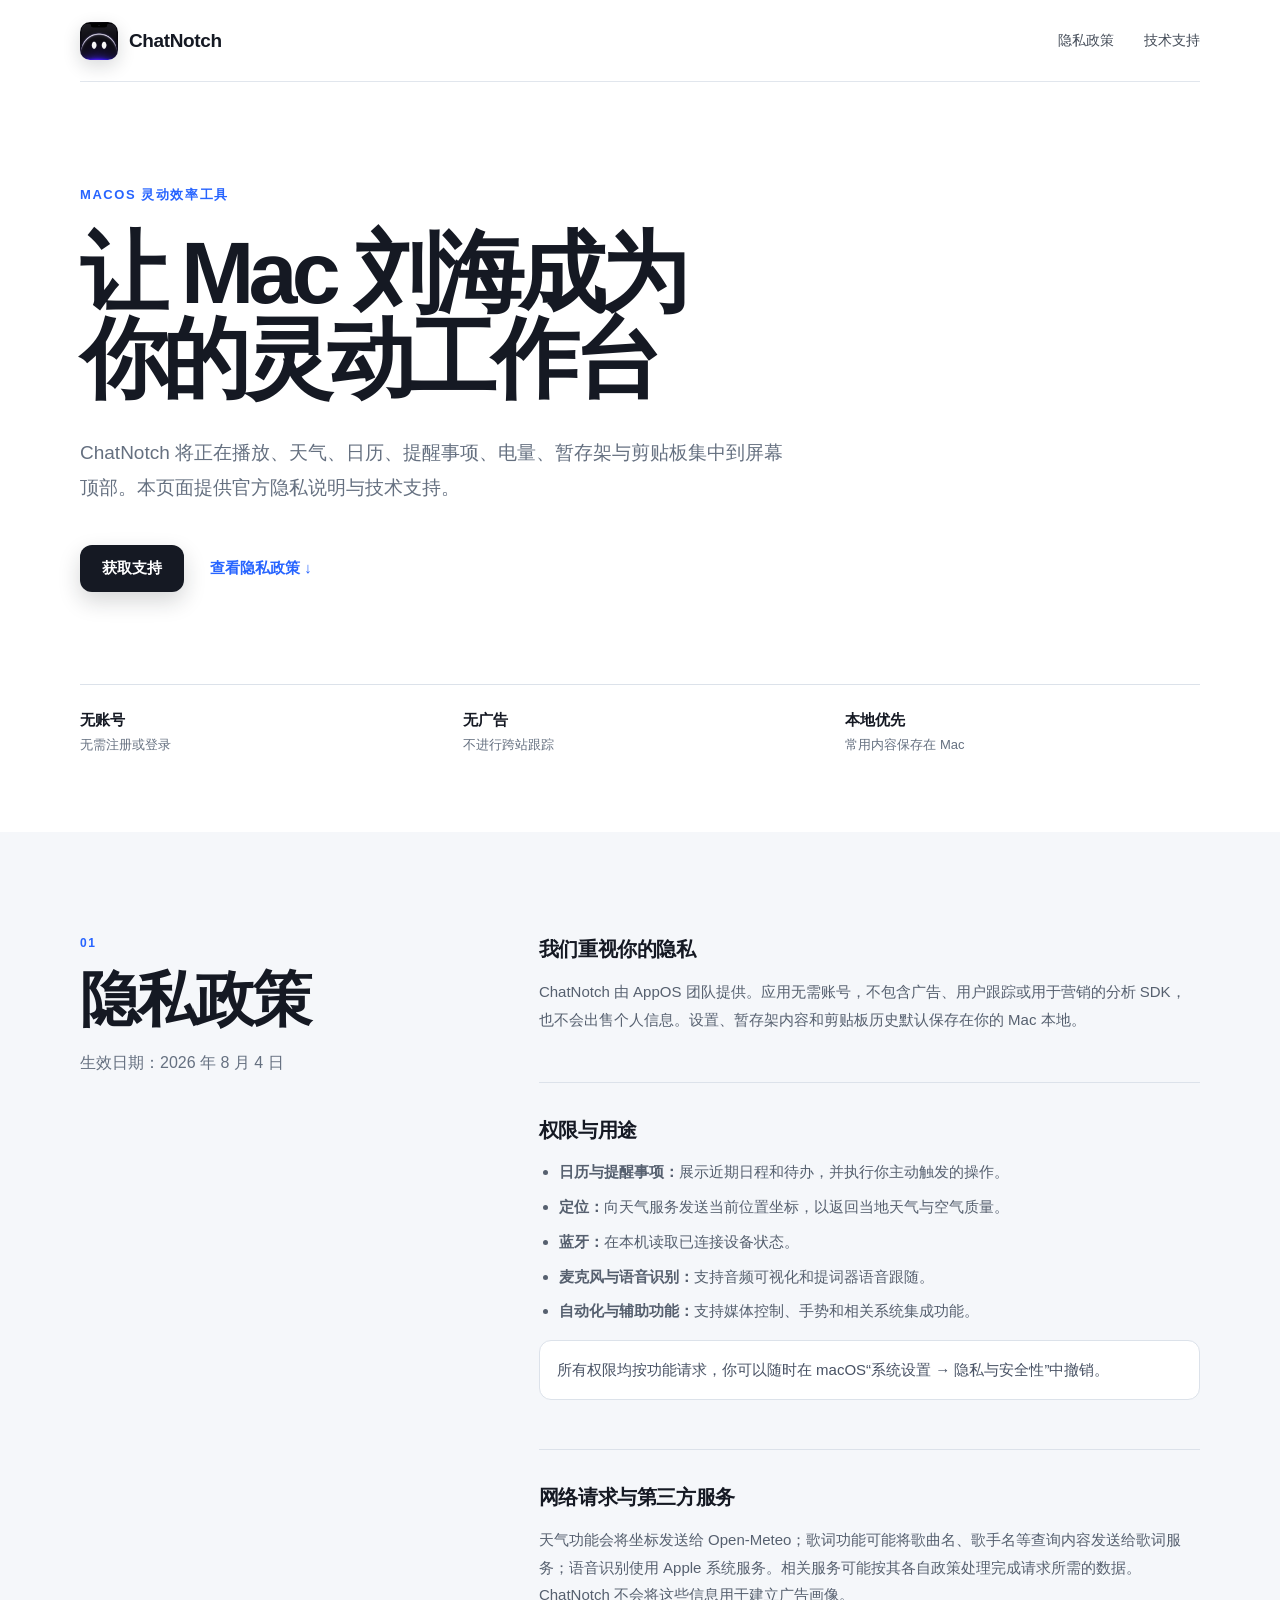
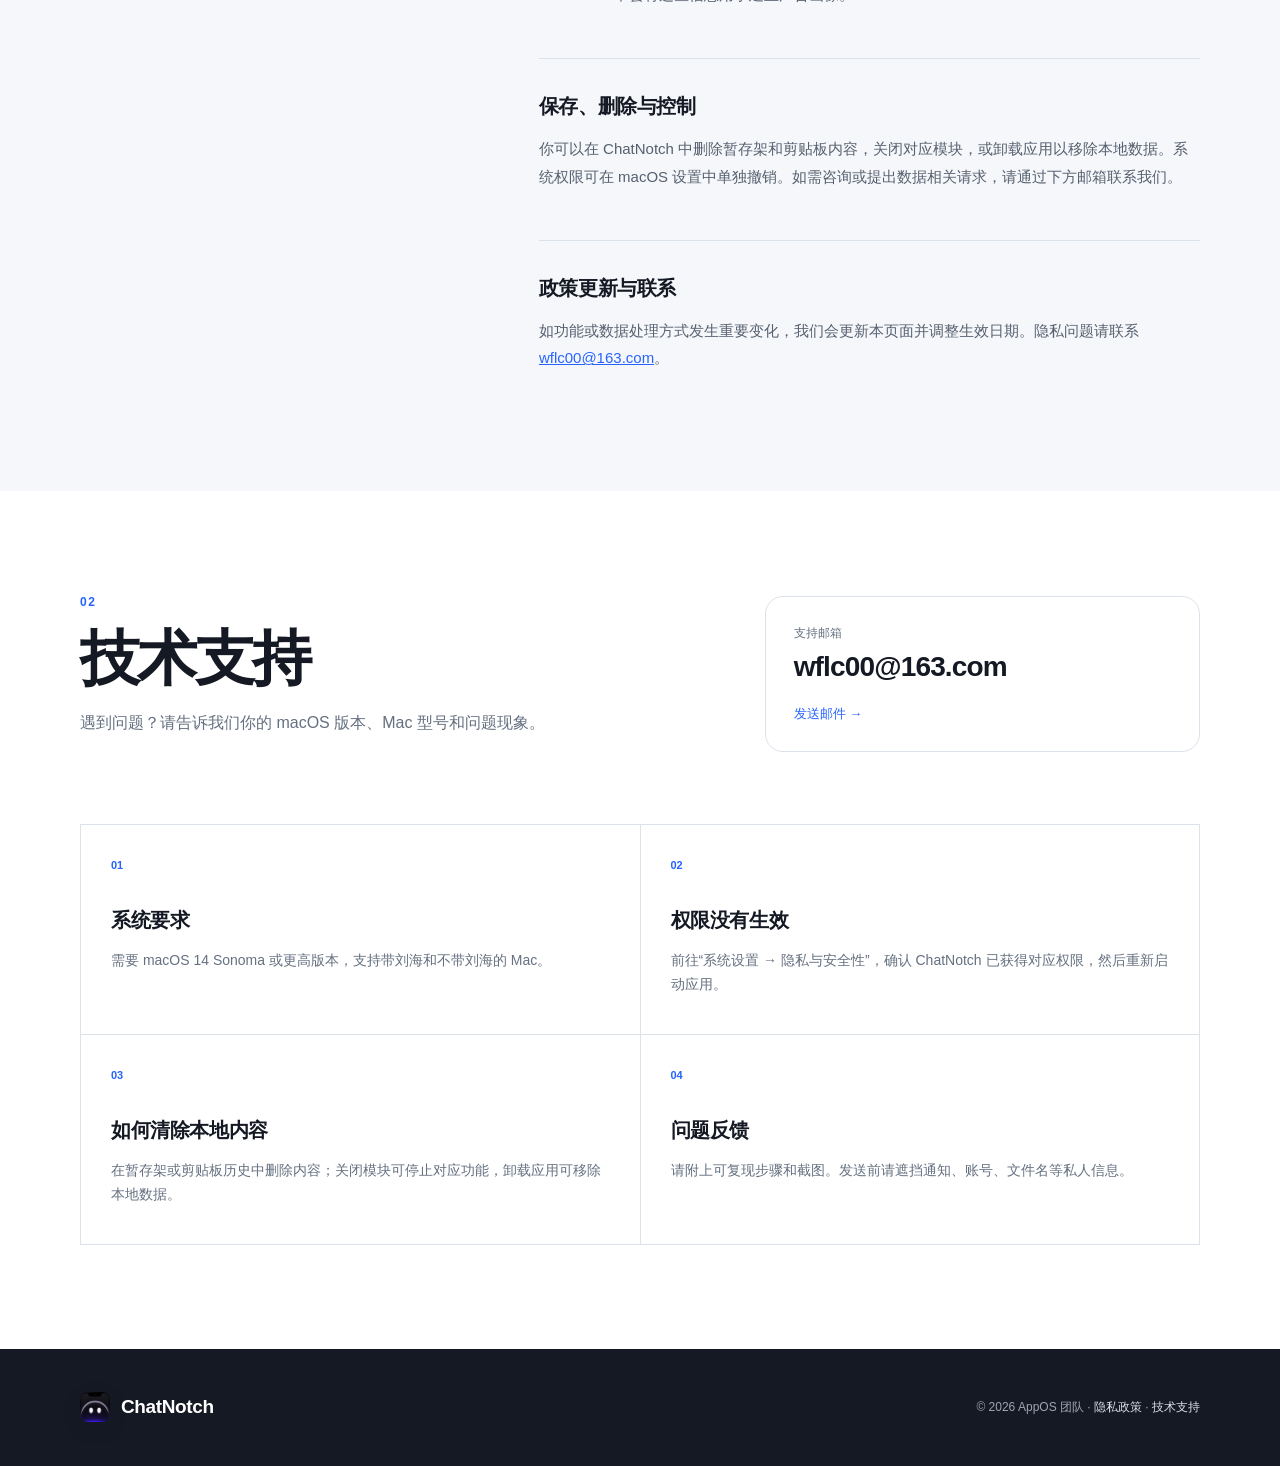
<file: index.html>
<!doctype html>
<html lang="zh-CN">
<head>
  <meta charset="utf-8">
  <meta name="viewport" content="width=device-width, initial-scale=1">
  <meta name="description" content="ChatNotch 官方隐私政策、权限说明、数据处理方式与技术支持入口。">
  <title>ChatNotch｜隐私政策与技术支持</title>
  <link rel="icon" href="chatnotch-logo.png">
  <link rel="stylesheet" href="styles.css">
</head>
<body>
  <nav class="nav shell" aria-label="页面导航">
    <a class="brand" href="#top" aria-label="ChatNotch 首页"><img src="chatnotch-logo.png" alt=""><span>ChatNotch</span></a>
    <div class="nav-links"><a href="#privacy">隐私政策</a><a href="#support">技术支持</a></div>
  </nav>

  <header class="hero shell" id="top">
    <div class="eyebrow">macOS 灵动效率工具</div>
    <h1>让 Mac 刘海成为<br>你的灵动工作台</h1>
    <p class="lead">ChatNotch 将正在播放、天气、日历、提醒事项、电量、暂存架与剪贴板集中到屏幕顶部。本页面提供官方隐私说明与技术支持。</p>
    <div class="hero-actions"><a class="primary-button" href="#support">获取支持</a><a class="text-button" href="#privacy">查看隐私政策 ↓</a></div>
    <div class="trust-strip" aria-label="隐私承诺">
      <div><strong>无账号</strong><span>无需注册或登录</span></div>
      <div><strong>无广告</strong><span>不进行跨站跟踪</span></div>
      <div><strong>本地优先</strong><span>常用内容保存在 Mac</span></div>
    </div>
  </header>

  <section class="section privacy-section" id="privacy">
    <div class="shell content-grid">
      <div class="section-intro"><span class="section-number">01</span><h2>隐私政策</h2><p>生效日期：2026 年 8 月 4 日</p></div>
      <div class="policy-content">
        <article><h3>我们重视你的隐私</h3><p>ChatNotch 由 AppOS 团队提供。应用无需账号，不包含广告、用户跟踪或用于营销的分析 SDK，也不会出售个人信息。设置、暂存架内容和剪贴板历史默认保存在你的 Mac 本地。</p></article>
        <article><h3>权限与用途</h3><ul>
          <li><strong>日历与提醒事项：</strong>展示近期日程和待办，并执行你主动触发的操作。</li>
          <li><strong>定位：</strong>向天气服务发送当前位置坐标，以返回当地天气与空气质量。</li>
          <li><strong>蓝牙：</strong>在本机读取已连接设备状态。</li>
          <li><strong>麦克风与语音识别：</strong>支持音频可视化和提词器语音跟随。</li>
          <li><strong>自动化与辅助功能：</strong>支持媒体控制、手势和相关系统集成功能。</li>
        </ul><p class="note">所有权限均按功能请求，你可以随时在 macOS“系统设置 → 隐私与安全性”中撤销。</p></article>
        <article><h3>网络请求与第三方服务</h3><p>天气功能会将坐标发送给 Open-Meteo；歌词功能可能将歌曲名、歌手名等查询内容发送给歌词服务；语音识别使用 Apple 系统服务。相关服务可能按其各自政策处理完成请求所需的数据。ChatNotch 不会将这些信息用于建立广告画像。</p></article>
        <article><h3>保存、删除与控制</h3><p>你可以在 ChatNotch 中删除暂存架和剪贴板内容，关闭对应模块，或卸载应用以移除本地数据。系统权限可在 macOS 设置中单独撤销。如需咨询或提出数据相关请求，请通过下方邮箱联系我们。</p></article>
        <article><h3>政策更新与联系</h3><p>如功能或数据处理方式发生重要变化，我们会更新本页面并调整生效日期。隐私问题请联系 <a href="mailto:wflc00@163.com">wflc00@163.com</a>。</p></article>
      </div>
    </div>
  </section>

  <section class="section support-section" id="support">
    <div class="shell">
      <div class="support-header">
        <div><span class="section-number">02</span><h2>技术支持</h2><p>遇到问题？请告诉我们你的 macOS 版本、Mac 型号和问题现象。</p></div>
        <a class="mail-card" href="mailto:wflc00@163.com?subject=ChatNotch%20技术支持"><span>支持邮箱</span><strong>wflc00@163.com</strong><em>发送邮件 →</em></a>
      </div>
      <div class="faq-grid">
        <article><span>01</span><h3>系统要求</h3><p>需要 macOS 14 Sonoma 或更高版本，支持带刘海和不带刘海的 Mac。</p></article>
        <article><span>02</span><h3>权限没有生效</h3><p>前往“系统设置 → 隐私与安全性”，确认 ChatNotch 已获得对应权限，然后重新启动应用。</p></article>
        <article><span>03</span><h3>如何清除本地内容</h3><p>在暂存架或剪贴板历史中删除内容；关闭模块可停止对应功能，卸载应用可移除本地数据。</p></article>
        <article><span>04</span><h3>问题反馈</h3><p>请附上可复现步骤和截图。发送前请遮挡通知、账号、文件名等私人信息。</p></article>
      </div>
    </div>
  </section>

  <footer><div class="shell footer-inner"><div class="brand compact"><img src="chatnotch-logo.png" alt=""><span>ChatNotch</span></div><p>© 2026 AppOS 团队 · <a href="#privacy">隐私政策</a> · <a href="#support">技术支持</a></p></div></footer>
</body>
</html>
</file>
<file: styles.css>
:root{--ink:#151923;--muted:#657080;--line:#dce2ea;--surface:#f5f7fa;--blue:#2764ff;--max:1120px}*{box-sizing:border-box}html{scroll-behavior:smooth}body{margin:0;background:#fff;color:var(--ink);font-family:-apple-system,BlinkMacSystemFont,"SF Pro Display","PingFang SC","Microsoft YaHei",sans-serif}a{color:inherit}.shell{width:min(var(--max),calc(100% - 48px));margin:0 auto}.nav{height:82px;display:flex;align-items:center;justify-content:space-between;border-bottom:1px solid rgba(220,226,234,.85)}.brand{display:inline-flex;align-items:center;gap:11px;font-size:19px;font-weight:720;text-decoration:none;letter-spacing:-.02em}.brand img{width:38px;height:38px;border-radius:10px;box-shadow:0 6px 18px rgba(19,23,31,.16)}.brand.compact img{width:30px;height:30px;border-radius:8px}.nav-links{display:flex;gap:30px}.nav-links a{color:#454d59;text-decoration:none;font-size:14px}.nav-links a:hover{color:var(--blue)}.hero{padding:104px 0 78px}.eyebrow{color:var(--blue);font-size:13px;font-weight:720;letter-spacing:.12em;text-transform:uppercase;margin-bottom:26px}h1{max-width:860px;margin:0;font-size:clamp(48px,7.2vw,88px);line-height:.98;letter-spacing:-.065em;font-weight:780}.lead{max-width:720px;margin:34px 0 0;color:var(--muted);font-size:19px;line-height:1.8}.hero-actions{display:flex;align-items:center;gap:26px;margin-top:40px}.primary-button{background:var(--ink);color:#fff;border-radius:12px;padding:14px 22px;text-decoration:none;font-size:15px;font-weight:650;box-shadow:0 9px 22px rgba(21,25,35,.18)}.text-button{color:var(--blue);text-decoration:none;font-size:15px;font-weight:650}.trust-strip{margin-top:92px;padding-top:26px;border-top:1px solid var(--line);display:grid;grid-template-columns:repeat(3,1fr);gap:28px}.trust-strip div{display:flex;flex-direction:column;gap:6px}.trust-strip strong{font-size:15px}.trust-strip span{color:var(--muted);font-size:13px}.section{scroll-margin-top:20px;padding:104px 0}.privacy-section{background:var(--surface)}.content-grid{display:grid;grid-template-columns:.76fr 1.4fr;gap:100px}.section-number{display:block;color:var(--blue);font-size:12px;font-weight:760;letter-spacing:.14em;margin-bottom:18px}h2{margin:0;font-size:clamp(38px,5vw,60px);letter-spacing:-.045em;line-height:1.06}.section-intro p,.support-header>div>p{color:var(--muted);line-height:1.7;margin-top:18px}.policy-content article{padding:0 0 34px;margin-bottom:34px;border-bottom:1px solid var(--line)}.policy-content article:last-child{border-bottom:0;margin-bottom:0;padding-bottom:0}h3{margin:0 0 14px;font-size:20px;letter-spacing:-.02em}.policy-content p,.policy-content li{color:#56606f;font-size:15px;line-height:1.85}.policy-content ul{margin:4px 0 0;padding-left:20px}.policy-content li{margin:7px 0}.policy-content a{color:var(--blue)}.policy-content .note{padding:15px 17px;background:#fff;border:1px solid var(--line);border-radius:12px;color:#485264}.support-header{display:grid;grid-template-columns:1fr .72fr;gap:80px;align-items:end}.mail-card{display:flex;flex-direction:column;padding:28px;border:1px solid var(--line);border-radius:18px;text-decoration:none;transition:.2s ease}.mail-card:hover{border-color:#aac0ff;box-shadow:0 16px 42px rgba(28,48,88,.1);transform:translateY(-2px)}.mail-card span{color:var(--muted);font-size:12px;margin-bottom:9px}.mail-card strong{font-size:clamp(20px,2.2vw,28px);letter-spacing:-.03em}.mail-card em{color:var(--blue);font-size:13px;font-style:normal;margin-top:22px}.faq-grid{margin-top:72px;display:grid;grid-template-columns:repeat(2,1fr);border-top:1px solid var(--line);border-left:1px solid var(--line)}.faq-grid article{min-height:210px;padding:30px;border-right:1px solid var(--line);border-bottom:1px solid var(--line)}.faq-grid article>span{color:var(--blue);font-size:11px;font-weight:740}.faq-grid h3{margin-top:34px}.faq-grid p{color:var(--muted);font-size:14px;line-height:1.75;margin:0}footer{background:var(--ink);color:#fff;padding:38px 0}.footer-inner{display:flex;align-items:center;justify-content:space-between}.footer-inner p{color:#9da6b5;font-size:12px}.footer-inner a{color:#d9deea;text-decoration:none}@media(max-width:760px){.shell{width:min(100% - 32px,var(--max))}.nav{height:70px}.nav-links{gap:15px}.nav-links a{font-size:12px}.hero{padding:70px 0 55px}h1{font-size:50px}.lead{font-size:16px}.trust-strip{margin-top:60px;gap:12px}.section{padding:76px 0}.content-grid,.support-header{grid-template-columns:1fr;gap:48px}.faq-grid{grid-template-columns:1fr}.faq-grid article{min-height:auto}.footer-inner{align-items:flex-start;flex-direction:column;gap:20px}.footer-inner p{line-height:1.7}}@media(max-width:480px){.brand{font-size:16px}.brand img{width:32px;height:32px}.nav-links a:first-child{display:none}h1{font-size:42px}.hero-actions{align-items:flex-start;flex-direction:column;gap:18px}.trust-strip{grid-template-columns:1fr}.trust-strip div{padding:12px 0;border-bottom:1px solid var(--line)}}
</file>
